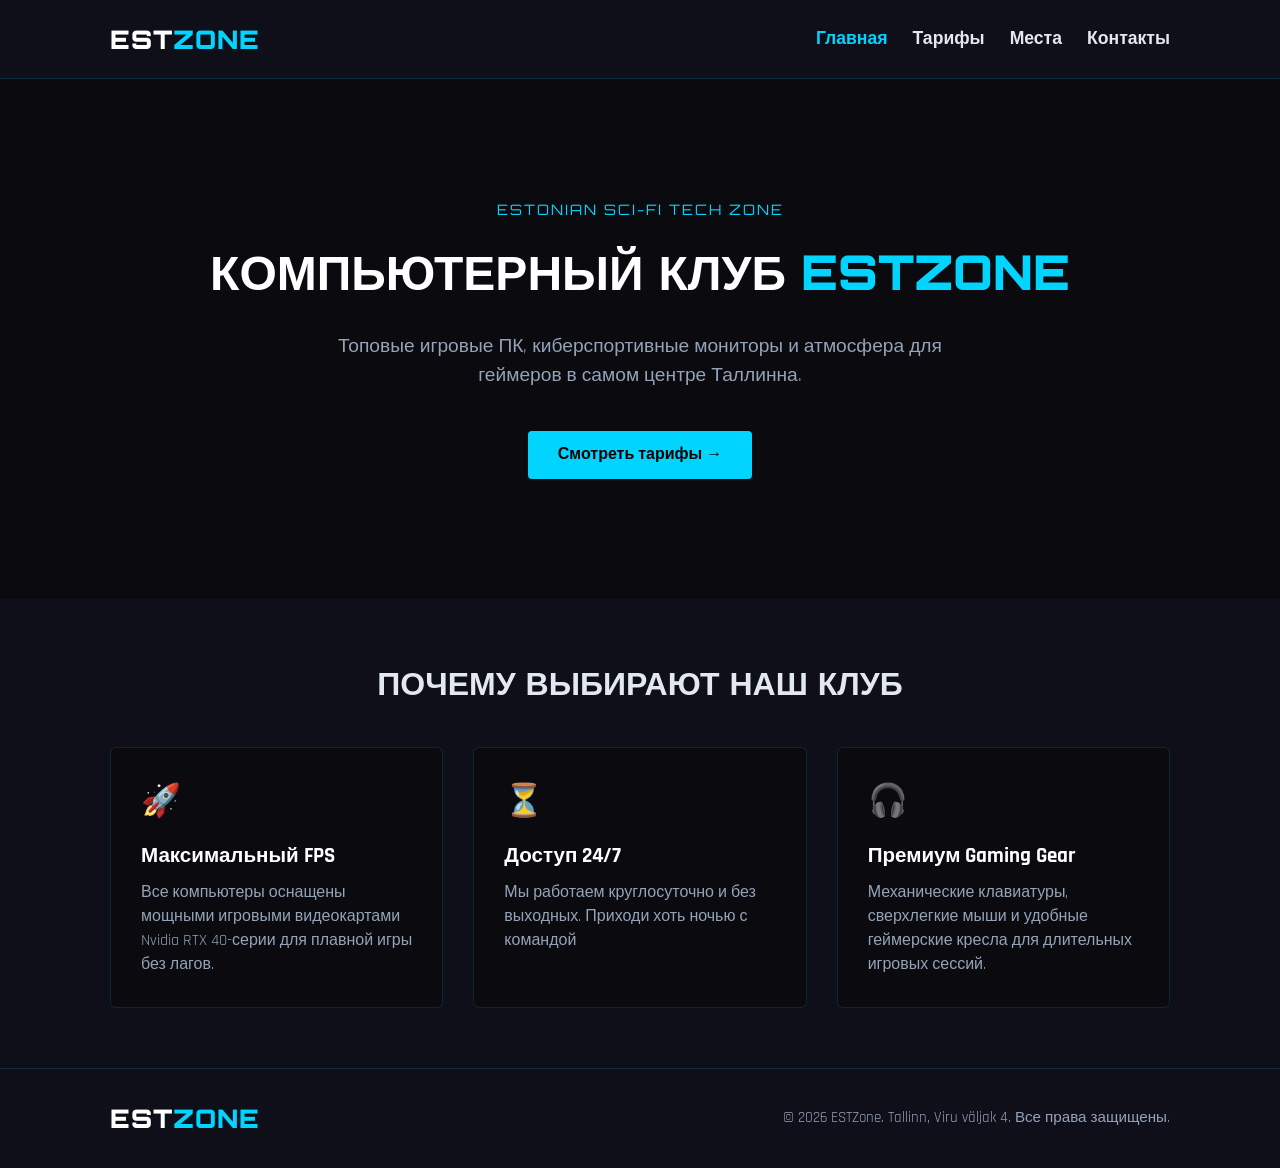
<file: index.html>
<!DOCTYPE html>
<html lang="ru">
<head>
  <meta charset="UTF-8" />
  <meta name="viewport" content="width=device-width, initial-scale=1.0" />
  <title>ESTZone</title>
  <link rel="preconnect" href="https://fonts.googleapis.com" />
  <link href="https://fonts.googleapis.com/css2?family=Orbitron:wght@400;700;900&family=Rajdhani:wght@400;600&display=swap" rel="stylesheet" />
  <link rel="stylesheet" href="style.css" />
</head>
<body>

  <header class="header">
    <div class="container header__inner">
      <a href="index.html" class="logo">EST<span>ZONE</span></a>
      <button class="burger" id="burger" aria-label="Меню">
        <span class="burger__line"></span>
        <span class="burger__line"></span>
        <span class="burger__line"></span>
      </button>
      <nav class="nav" id="nav">
        <a href="index.html" class="nav__link active">Главная</a>
        <a href="tariffs.html" class="nav__link">Тарифы</a>
        <a href="seats.html" class="nav__link">Места</a>
        <a href="contacts.html" class="nav__link">Контакты</a>
      </nav>
    </div>
  </header>

  <main>
    <section class="hero">
      <div class="container hero__inner">
        <p class="hero__subtitle"> ESTONIAN SCI-FI TECH ZONE</p>
        <h1 class="hero__title">КОМПЬЮТЕРНЫЙ КЛУБ <span class="text-accent">ESTZONE</span></h1>
        <p class="hero__description">Топовые игровые ПК, киберспортивные мониторы и атмосфера для геймеров в самом центре Таллинна.</p>
        <div class="hero__actions">
          <a href="tariffs.html" class="btn btn--primary">Смотреть тарифы →</a>
        </div>
      </div>
    </section>

    <section class="features">
      <div class="container">
        <h2 class="section-title">ПОЧЕМУ ВЫБИРАЮТ НАШ КЛУБ</h2>
        <div class="features__grid">
          <div class="feature-card">
            <div class="feature-card__icon">🚀</div>
            <h3 class="feature-card__title">Максимальный FPS</h3>
            <p class="feature-card__text">Все компьютеры оснащены мощными игровыми видеокартами Nvidia RTX 40-серии для плавной игры без лагов.</p>
          </div>
          <div class="feature-card">
            <div class="feature-card__icon">⏳</div>
            <h3 class="feature-card__title">Доступ 24/7</h3>
            <p class="feature-card__text">Мы работаем круглосуточно и без выходных. Приходи хоть ночью с командой</p>
          </div>
          <div class="feature-card">
            <div class="feature-card__icon">🎧</div>
            <h3 class="feature-card__title">Премиум Gaming Gear</h3>
            <p class="feature-card__text">Механические клавиатуры, сверхлегкие мыши и удобные геймерские кресла для длительных игровых сессий.</p>
          </div>
        </div>
      </div>
    </section>
  </main>

  <footer class="footer">
    <div class="container footer__inner">
      <span class="logo">EST<span>ZONE</span></span>
      <p class="footer__copy">© 2026 ESTZone. Tallinn, Viru väljak 4. Все права защищены.</p>
    </div>
  </footer>

  <script>
    var burger = document.getElementById("burger");
    var nav = document.getElementById("nav");
    burger.addEventListener("click", function() {
      burger.classList.toggle("open");
      nav.classList.toggle("open");
    });
    nav.querySelectorAll(".nav__link").forEach(function(link) {
      link.addEventListener("click", function() {
        burger.classList.remove("open");
        nav.classList.remove("open");
      });
    });
  </script>

</body>
</html>
</file>
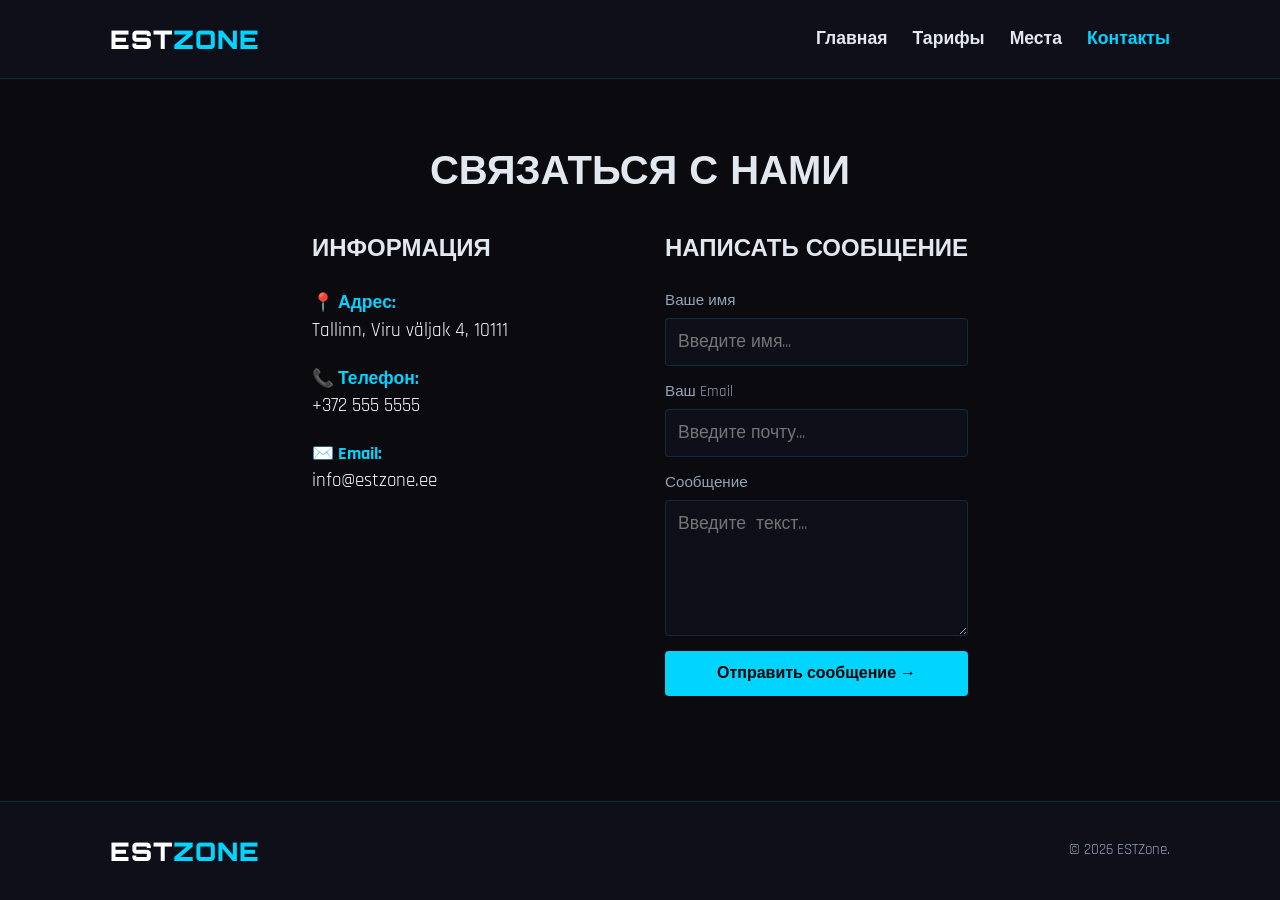
<file: contacts.html>
<!DOCTYPE html>
<html lang="ru">
<head>
  <meta charset="UTF-8" />
  <meta name="viewport" content="width=device-width, initial-scale=1.0" />
  <title>Контакты</title>
  <link rel="preconnect" href="https://fonts.googleapis.com" />
  <link href="https://fonts.googleapis.com/css2?family=Orbitron:wght@400;700;900&family=Rajdhani:wght@400;600&display=swap" rel="stylesheet" />
  <link rel="stylesheet" href="style.css" />
</head>
<body>

  <header class="header">
    <div class="container header__inner">
      <a href="index.html" class="logo">EST<span>ZONE</span></a>
      <button class="burger" id="burger" aria-label="Меню">
        <span class="burger__line"></span>
        <span class="burger__line"></span>
        <span class="burger__line"></span>
      </button>
      <nav class="nav" id="nav">
        <a href="index.html" class="nav__link">Главная</a>
        <a href="tariffs.html" class="nav__link">Тарифы</a>
        <a href="seats.html" class="nav__link">Места</a>
        <a href="contacts.html" class="nav__link active">Контакты</a>
      </nav>
    </div>
  </header>

  <main class="container page-padding">
    <h1 class="page-title">СВЯЗАТЬСЯ С НАМИ</h1>

    <div class="contacts-layout">
      
      <div class="contacts-info">
        <h2>ИНФОРМАЦИЯ</h2>
        <div class="info-block">
          <p class="info-label">📍 Адрес:</p>
          <p class="info-value">Tallinn, Viru väljak 4, 10111</p>
        </div>
        <div class="info-block">
          <p class="info-label">📞 Телефон:</p>
          <p class="info-value">+372 555 5555</p>
        </div>
        <div class="info-block">
          <p class="info-label">✉️ Email:</p>
          <p class="info-value">info@estzone.ee</p>
        </div>
      </div>


      <div class="contacts-form">
        <h2>НАПИСАТЬ СООБЩЕНИЕ</h2>

        <form class="pure-form" id="contact-form">
          <div class="form-group">
            <label for="form-name">Ваше имя</label>
            <input type="text" id="form-name" placeholder="Введите имя..." />
          </div>
          <div class="form-group">
            <label for="form-email">Ваш Email</label>
            <input type="email" id="form-email" placeholder="Введите почту..." />
          </div>
          <div class="form-group">
            <label for="form-msg">Сообщение</label>
            <textarea id="form-msg" placeholder="Введите  текст..." rows="5"></textarea>
          </div>
          <button type="submit" class="btn btn--primary">Отправить сообщение →</button>
        </form>

        <div class="form-success-msg" id="success-msg">
          ✅ Сообщение отправлено! Мы свяжемся с вами в ближайшее время.
        </div>
      </div>
    </div>
  </main>

  <footer class="footer">
    <div class="container footer__inner">
      <span class="logo">EST<span>ZONE</span></span>
      <p class="footer__copy">© 2026 ESTZone.</p>
    </div>
  </footer>

  <script>
    var burger = document.getElementById("burger");
    var nav = document.getElementById("nav");

    burger.addEventListener("click", function() {
      burger.classList.toggle("open");
      nav.classList.toggle("open");
    });

    nav.querySelectorAll(".nav__link").forEach(function(link) {
      link.addEventListener("click", function() {
        burger.classList.remove("open");
        nav.classList.remove("open");
      });
    });

    var form = document.getElementById("contact-form");
    var successMsg = document.getElementById("success-msg");

    form.addEventListener("submit", function(e) {
      e.preventDefault(); 
      var isValid = true;

      var oldErrors = document.querySelectorAll(".field-error");
      oldErrors.forEach(function(el) { el.remove(); });

      var inputs = form.querySelectorAll("input, textarea");
      inputs.forEach(function(el) {
        el.classList.remove("error");
        el.classList.remove("success");
      });

            var nameInput = document.getElementById("form-name");
      if (nameInput.value.trim().length < 2) {
        showError(nameInput, "Введите имя (минимум 2 символа)");
        isValid = false;
      } else {
        nameInput.classList.add("success");
      }

      var emailInput = document.getElementById("form-email");
      var emailVal = emailInput.value.trim();
      var atPos = emailVal.indexOf("@");
      var dotPos = emailVal.lastIndexOf(".");
      if (atPos < 1 || dotPos < atPos + 2 || dotPos === emailVal.length - 1) {
        showError(emailInput, "Введите корректный email адрес");
        isValid = false;
      } else {
        emailInput.classList.add("success");
      }

      var msgInput = document.getElementById("form-msg");
      if (msgInput.value.trim().length < 10) {
        showError(msgInput, "Сообщение слишком короткое (минимум 10 символов)");
        isValid = false;
      } else {
        msgInput.classList.add("success");
      }

        if (isValid) {
        form.style.display = "none";
        successMsg.style.display = "block";
      }
    });

      function showError(input, message) {
      input.classList.add("error");
      var errorEl = document.createElement("p");
      errorEl.className = "field-error";
      errorEl.textContent = message;
      input.parentNode.appendChild(errorEl);
    }
  </script>

</body>
</html>
</file>
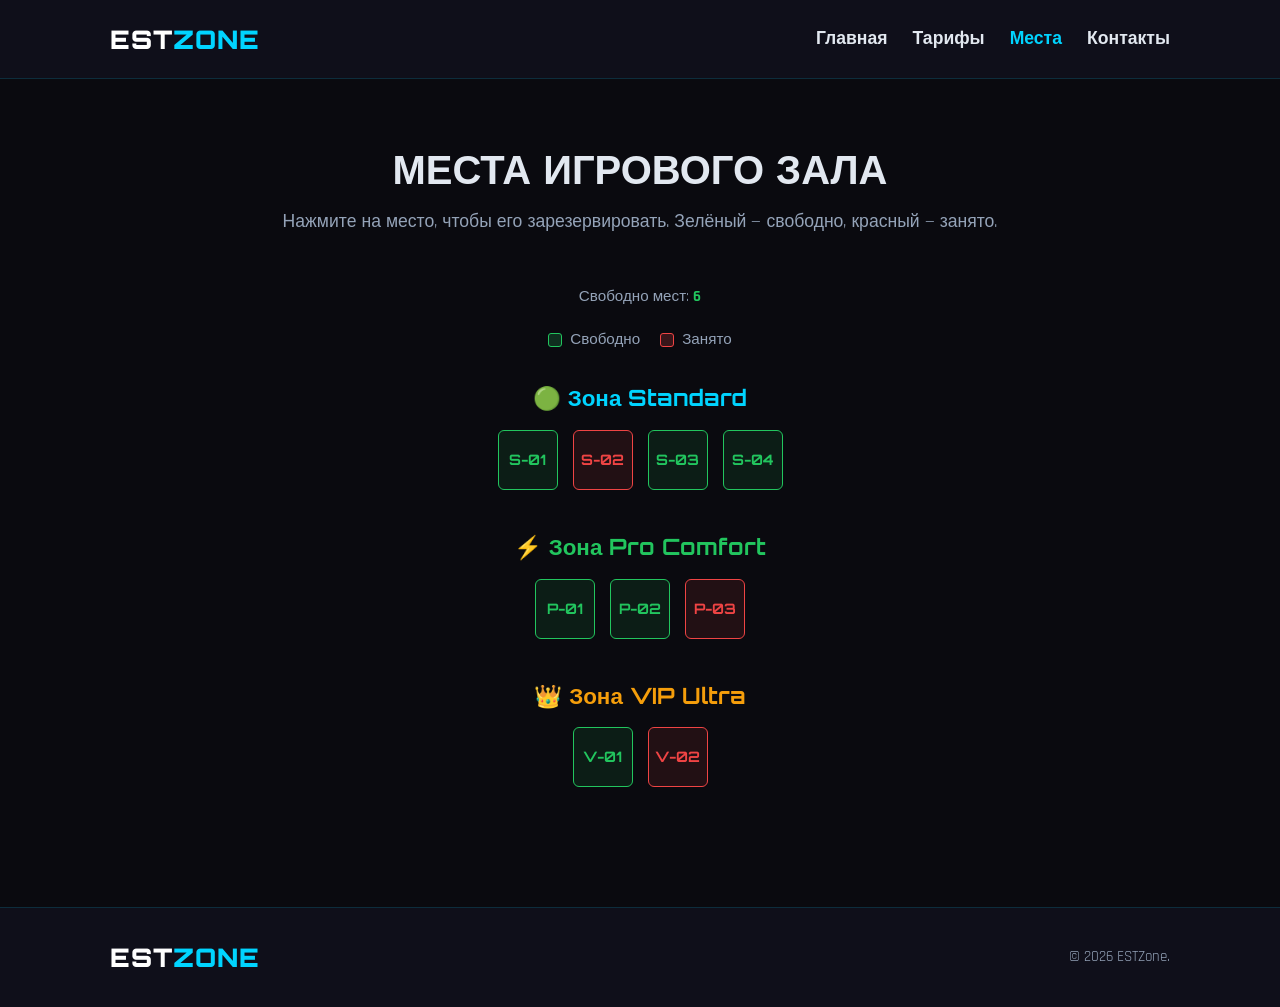
<file: seats.html>
<!DOCTYPE html>
<html lang="ru">
<head>
  <meta charset="UTF-8" />
  <meta name="viewport" content="width=device-width, initial-scale=1.0" />
  <title>Игровые Места</title>
  <link rel="preconnect" href="https://fonts.googleapis.com" />
  <link href="https://fonts.googleapis.com/css2?family=Orbitron:wght@400;700;900&family=Rajdhani:wght@400;600&display=swap" rel="stylesheet" />
  <link rel="stylesheet" href="style.css" />
</head>
<body>

  <header class="header">
    <div class="container header__inner">
      <a href="index.html" class="logo">EST<span>ZONE</span></a>
      <button class="burger" id="burger" aria-label="Меню">
        <span class="burger__line"></span>
        <span class="burger__line"></span>
        <span class="burger__line"></span>
      </button>
      <nav class="nav" id="nav">
        <a href="index.html" class="nav__link">Главная</a>
        <a href="tariffs.html" class="nav__link">Тарифы</a>
        <a href="seats.html" class="nav__link active">Места</a>
        <a href="contacts.html" class="nav__link">Контакты</a>
      </nav>
    </div>
  </header>

  <main class="container page-padding">
    <h1 class="page-title">МЕСТА ИГРОВОГО ЗАЛА</h1>
    <p class="page-subtitle">Нажмите на место, чтобы его зарезервировать. Зелёный — свободно, красный — занято.</p>

    <div class="seats-counter">Свободно мест: <span id="free-count">0</span></div>
    <div class="seats-legend">
      <div class="legend-item"><div class="legend-dot legend-dot--free"></div> Свободно</div>
      <div class="legend-item"><div class="legend-dot legend-dot--busy"></div> Занято</div>
    </div>

    <div class="zone-section">
      <h2 class="zone-title text-accent">🟢 Зона Standard</h2>
      <div class="seats-grid">
        <div class="seat seat--free">S-01</div>
        <div class="seat seat--busy">S-02</div>
        <div class="seat seat--free">S-03</div>
        <div class="seat seat--free">S-04</div>
      </div>
    </div>

    <div class="zone-section">
      <h2 class="zone-title text-comfort">⚡ Зона Pro Comfort</h2>
      <div class="seats-grid">
        <div class="seat seat--free">P-01</div>
        <div class="seat seat--free">P-02</div>
        <div class="seat seat--busy">P-03</div>
      </div>
    </div>

    <div class="zone-section">
      <h2 class="zone-title text-vip">👑 Зона VIP Ultra</h2>
      <div class="seats-grid">
        <div class="seat seat--free">V-01</div>
        <div class="seat seat--busy">V-02</div>
      </div>
    </div>
  </main>

  <footer class="footer">
    <div class="container footer__inner">
      <span class="logo">EST<span>ZONE</span></span>
      <p class="footer__copy">© 2026 ESTZone.</p>
    </div>
  </footer>

  <script>
    
    var burger = document.getElementById("burger");
    var nav = document.getElementById("nav");

    burger.addEventListener("click", function() {
      burger.classList.toggle("open");
      nav.classList.toggle("open");
    });

    nav.querySelectorAll(".nav__link").forEach(function(link) {
      link.addEventListener("click", function() {
        burger.classList.remove("open");
        nav.classList.remove("open");
      });
    });


    function updateCounter() {
      var freeSeats = document.querySelectorAll(".seat--free");
      document.getElementById("free-count").textContent = freeSeats.length;
    }

    var allSeats = document.querySelectorAll(".seat");

    allSeats.forEach(function(seat) {
      seat.addEventListener("click", function() {
        var seatName = seat.textContent.trim();

        if (seat.classList.contains("seat--free")) {
          var answer = window.confirm("Место " + seatName + " свободно.\nЗарезервировать это место?");
          if (answer === true) {
            seat.classList.remove("seat--free");
            seat.classList.add("seat--busy");
            updateCounter();
          }
        } else {
          window.alert("Место " + seatName + " сейчас занято.");
        }
      });
    });


    updateCounter();
  </script>

</body>
</html>
</file>
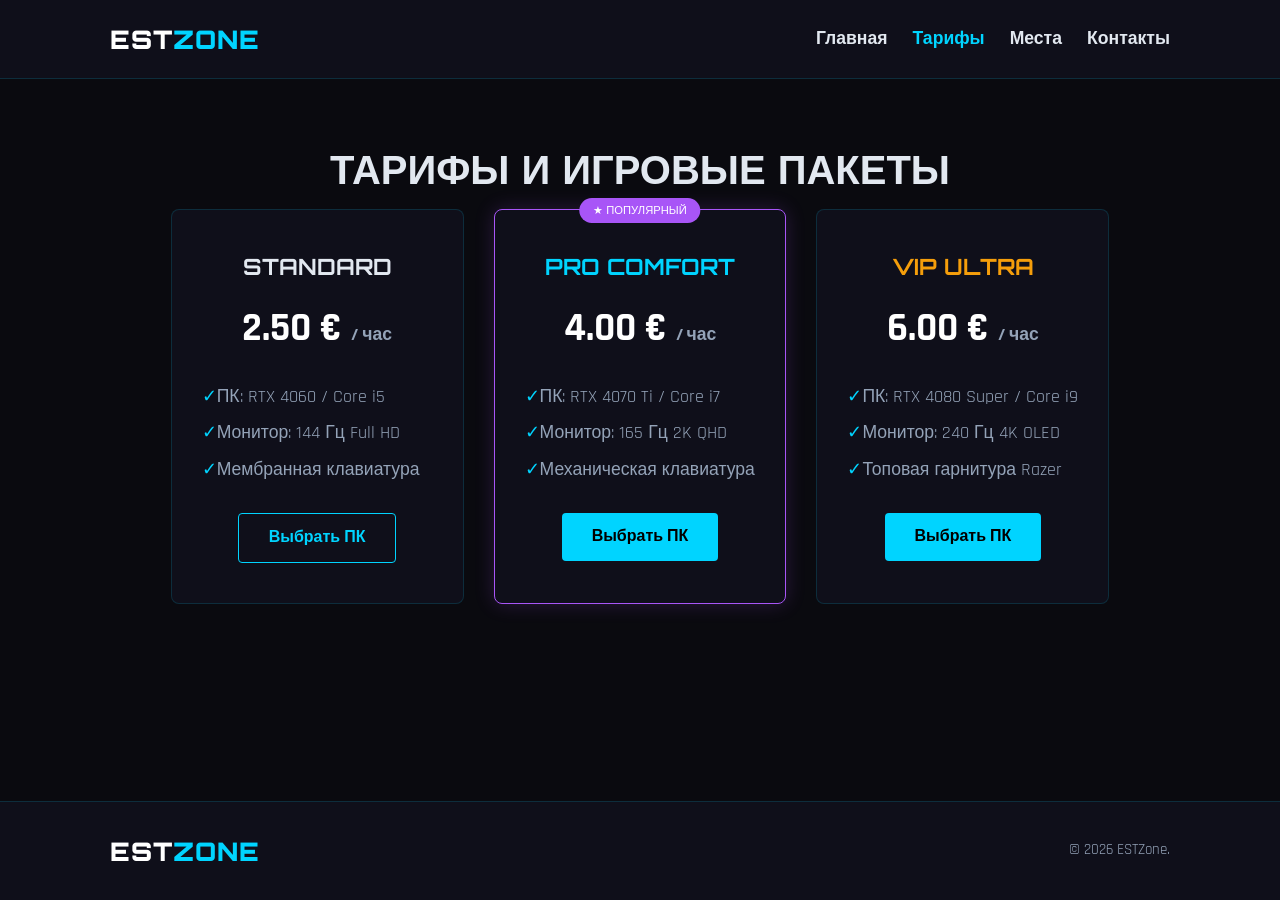
<file: tariffs.html>
<!DOCTYPE html>
<html lang="ru">
<head>
  <meta charset="UTF-8" />
  <meta name="viewport" content="width=device-width, initial-scale=1.0" />
  <title>Тарифы</title>
  <link rel="preconnect" href="https://fonts.googleapis.com" />
  <link href="https://fonts.googleapis.com/css2?family=Orbitron:wght@400;700;900&family=Rajdhani:wght@400;600&display=swap" rel="stylesheet" />
  <link rel="stylesheet" href="style.css" />
</head>
<body>

  <header class="header">
    <div class="container header__inner">
      <a href="index.html" class="logo">EST<span>ZONE</span></a>
      <button class="burger" id="burger" aria-label="Меню">
        <span class="burger__line"></span>
        <span class="burger__line"></span>
        <span class="burger__line"></span>
      </button>
      <nav class="nav" id="nav">
        <a href="index.html" class="nav__link">Главная</a>
        <a href="tariffs.html" class="nav__link active">Тарифы</a>
        <a href="seats.html" class="nav__link">Места</a>
        <a href="contacts.html" class="nav__link">Контакты</a>
      </nav>
    </div>
  </header>

  <main class="container page-padding">
    <h1 class="page-title">ТАРИФЫ И ИГРОВЫЕ ПАКЕТЫ</h1>

    <div class="tariffs-grid">
      <div class="tariff-card">
        <div class="tariff-card__header">STANDARD</div>
        <div class="tariff-card__price">2.50 € <span>/ час</span></div>
        <ul class="tariff-card__features">
          <li>ПК: RTX 4060 / Core i5</li>
          <li>Монитор: 144 Гц Full HD</li>
          <li>Мембранная клавиатура</li>
        </ul>
        <a href="seats.html" class="btn btn--outline">Выбрать ПК</a>
      </div>

      <div class="tariff-card tariff-card--popular">
        <div class="tariff-card__header text-accent">PRO COMFORT</div>
        <div class="tariff-card__price">4.00 € <span>/ час</span></div>
        <ul class="tariff-card__features">
          <li>ПК: RTX 4070 Ti / Core i7</li>
          <li>Монитор: 165 Гц 2K QHD</li>
          <li>Механическая клавиатура</li>
        </ul>
        <a href="seats.html" class="btn btn--primary">Выбрать ПК</a>
      </div>

      <div class="tariff-card">
        <div class="tariff-card__header text-vip">VIP ULTRA</div>
        <div class="tariff-card__price">6.00 € <span>/ час</span></div>
        <ul class="tariff-card__features">
          <li>ПК: RTX 4080 Super / Core i9</li>
          <li>Монитор: 240 Гц 4K OLED</li>
          <li>Топовая гарнитура Razer</li>
        </ul>
        <a href="seats.html" class="btn btn--primary">Выбрать ПК</a>
      </div>
    </div>
  </main>

  <footer class="footer">
    <div class="container footer__inner">
      <span class="logo">EST<span>ZONE</span></span>
      <p class="footer__copy">© 2026 ESTZone.</p>
    </div>
  </footer>

  <script>
    var burger = document.getElementById("burger");
    var nav = document.getElementById("nav");
    burger.addEventListener("click", function() {
      burger.classList.toggle("open");
      nav.classList.toggle("open");
    });
    nav.querySelectorAll(".nav__link").forEach(function(link) {
      link.addEventListener("click", function() {
        burger.classList.remove("open");
        nav.classList.remove("open");
      });
    });
  </script>

</body>
</html>
</file>
<file: style.css>
:root {
  --bg: #0a0a0f;
  --bg-card: #0f0f1a;
  --text: #e2e8f0;
  --text-dim: #94a3b8;
  --accent: #00d4ff;
  --comfort: #22c55e;
  --vip: #f59e0b;
  --border: rgba(0, 212, 255, 0.15);
  --font-head: 'Orbitron', sans-serif;
  --font-body: 'Rajdhani', sans-serif;
}


*, *::before, *::after {
  box-sizing: border-box;
  margin: 0;
  padding: 0;
}

html {
  height: 100%;
  background-color: #0a0a0f;
}

body {
  min-height: 100%;
  background-color: var(--bg);
  color: var(--text);
  font-family: var(--font-body);
  font-size: 1.1rem;
  line-height: 1.5;
  display: flex;
  flex-direction: column;
}

main {
  flex: 1;
  background-color: var(--bg);
}

.container {
  max-width: 1100px;
  margin: 0 auto;
  padding: 0 20px;
}


.text-accent { color: var(--accent); }
.text-comfort { color: var(--comfort); }
.text-vip { color: var(--vip); }


.header {
  background-color: var(--bg-card);
  border-bottom: 1px solid var(--border);
  padding: 20px 0;
}

.header__inner {
  display: flex;
  justify-content: space-between;
  align-items: center;
}

.logo {
  font-family: var(--font-head);
  font-weight: 900;
  color: #ffffff;
  text-decoration: none;
  font-size: 1.6rem;
  letter-spacing: 1px;
}

.logo span {
  color: var(--accent);
}

.nav {
  display: flex;
  gap: 25px;
}

.nav__link {
  color: var(--text);
  text-decoration: none;
  font-weight: 600;
  transition: color 0.3s;
}

.nav__link:hover, .nav__link.active {
  color: var(--accent);
}


.hero {
  padding: 120px 0;
  text-align: center;
}

.hero__subtitle {
  font-family: var(--font-head);
  color: var(--accent);
  letter-spacing: 2px;
  font-size: 0.9rem;
  margin-bottom: 15px;
}

.hero__title {
  font-family: var(--font-head);
  font-size: 3rem;
  font-weight: 900;
  margin-bottom: 25px;
  color: #ffffff;
}

.hero__description {
  max-width: 650px;
  margin: 0 auto 40px;
  color: var(--text-dim);
  font-size: 1.2rem;
}


.btn {
  display: inline-block;
  padding: 12px 30px;
  font-family: var(--font-body);
  font-weight: bold;
  font-size: 1rem;
  text-decoration: none;
  border-radius: 4px;
  cursor: pointer;
  transition: all 0.3s;
}

.btn--primary {
  background-color: var(--accent);
  color: #000000;
  border: none;
}

.btn--primary:hover {
  box-shadow: 0 0 15px rgba(0, 212, 255, 0.4);
}

.btn--outline {
  background-color: transparent;
  border: 1px solid var(--accent);
  color: var(--accent);
}

.btn--outline:hover {
  background-color: var(--accent);
  color: #000000;
}


.features {
  padding: 60px 0;
  background-color: var(--bg-card);
}

.section-title {
  text-align: center;
  font-family: var(--font-head);
  margin-bottom: 40px;
  font-size: 2rem;
}

.features__grid {
  display: grid;
  grid-template-columns: repeat(auto-fit, minmax(280px, 1fr));
  gap: 30px;
}

.feature-card {
  background-color: var(--bg);
  border: 1px solid var(--border);
  padding: 30px;
  border-radius: 6px;
}

.feature-card__icon {
  font-size: 2rem;
  margin-bottom: 15px;
}

.feature-card__title {
  margin-bottom: 10px;
  color: #ffffff;
}

.feature-card__text {
  color: var(--text-dim);
  font-size: 1rem;
}


.page-padding {
  padding: 60px 20px 80px;
}

.page-title {
  font-family: var(--font-head);
  font-size: 2.5rem;
  text-align: center;
  margin-bottom: 10px;
}

.page-subtitle {
  text-align: center;
  color: var(--text-dim);
  margin-bottom: 50px;
}


.tariffs-grid {
  display: grid;
  grid-template-columns: repeat(3, 1fr);
  gap: 30px;
}

.tariff-card {
  background-color: var(--bg-card);
  border: 1px solid var(--border);
  padding: 40px 30px;
  border-radius: 8px;
  text-align: center;
}

.tariff-card--popular {
  border-color: #a855f7;
  box-shadow: 0 0 20px rgba(168, 85, 247, 0.2);
  position: relative;
}

.tariff-card--popular::before {
  content: "★ ПОПУЛЯРНЫЙ";
  position: absolute;
  top: -12px;
  left: 50%;
  transform: translateX(-50%);
  background-color: #a855f7;
  color: #ffffff;
  font-family: var(--font-head);
  font-size: 0.7rem;
  padding: 4px 14px;
  border-radius: 20px;
  white-space: nowrap;
}

.tariff-card__header {
  font-family: var(--font-head);
  font-size: 1.4rem;
  font-weight: 700;
  margin-bottom: 15px;
}

.tariff-card__price {
  font-size: 2.5rem;
  font-weight: bold;
  color: #ffffff;
  margin-bottom: 25px;
}

.tariff-card__price span {
  font-size: 1.1rem;
  color: var(--text-dim);
}

.tariff-card__features {
  list-style: none;
  text-align: left;
  margin-bottom: 30px;
  color: var(--text-dim);
}

.tariff-card__features li {
  margin-bottom: 10px;
  padding-left: 15px;
  position: relative;
}

.tariff-card__features li::before {
  content: "✓";
  position: absolute;
  left: 0;
  color: var(--accent);
}

.zone-section {
  margin-bottom: 40px;
  text-align: center;
}

.zone-title {
  font-family: var(--font-head);
  font-size: 1.4rem;
  margin-bottom: 15px;
}

.seats-grid {
  display: flex;
  gap: 15px;
  flex-wrap: wrap;
  justify-content: center;
}

.seat {
  width: 60px;
  height: 60px;
  border-radius: 6px;
  display: flex;
  align-items: center;
  justify-content: center;
  font-family: var(--font-head);
  font-weight: bold;
  font-size: 0.9rem;
}

.seat--free {
  background-color: rgba(34, 197, 94, 0.1);
  border: 1px solid var(--comfort);
  color: var(--comfort);
}

.seat--busy {
  background-color: rgba(239, 68, 68, 0.1);
  border: 1px solid #ef4444;
  color: #ef4444;
}


.contacts-layout {
  display: grid;
  grid-template-columns: 1fr 1fr;
  gap: 50px;
  margin-top: 30px;
}

.contacts-info h2, .contacts-form h2 {
  font-family: var(--font-head);
  font-size: 1.5rem;
  margin-bottom: 25px;
}

.info-block {
  margin-bottom: 20px;
}

.info-label {
  color: var(--accent);
  font-weight: bold;
}

.info-value {
  font-size: 1.2rem;
  color: #ffffff;
}

.pure-form {
  display: flex;
  flex-direction: column;
  gap: 15px;
}

.form-group {
  display: flex;
  flex-direction: column;
  gap: 5px;
}

.form-group label {
  font-size: 0.95rem;
  color: var(--text-dim);
}

.pure-form input, .pure-form textarea {
  background-color: var(--bg-card);
  border: 1px solid var(--border);
  padding: 12px;
  color: #ffffff;
  font-family: var(--font-body);
  font-size: 1.1rem;
  border-radius: 4px;
}

.pure-form input:focus, .pure-form textarea:focus {
  outline: none;
  border-color: var(--accent);
}

.footer {
  border-top: 1px solid var(--border);
  padding: 30px 0;
  background-color: var(--bg-card);
  margin-top: auto;
}

.footer__inner {
  display: flex;
  justify-content: space-between;
  align-items: center;
  color: var(--text-dim);
  font-size: 0.95rem;
}


.burger {
  display: none;
  flex-direction: column;
  gap: 5px;
  cursor: pointer;
  background: none;
  border: none;
  padding: 5px;
}

.burger__line {
  width: 25px;
  height: 2px;
  background-color: var(--text);
  border-radius: 2px;
  transition: all 0.3s ease;
}


.burger.open .burger__line:nth-child(1) {
  transform: translateY(7px) rotate(45deg);
}
.burger.open .burger__line:nth-child(2) {
  opacity: 0;
}
.burger.open .burger__line:nth-child(3) {
  transform: translateY(-7px) rotate(-45deg);
}


@media (max-width: 768px) {
  .burger {
    display: flex;
  }

  .nav {
    display: none;
    flex-direction: column;
    gap: 0;
    position: absolute;
    top: 100%;
    left: 0;
    right: 0;
    background-color: var(--bg-card);
    border-top: 1px solid var(--border);
    padding: 10px 0;
    z-index: 100;
  }

  .nav.open {
    display: flex;
  }

  .nav__link {
    padding: 12px 20px;
    border-bottom: 1px solid var(--border);
  }

  .header__inner {
    position: relative;
  }

  .hero {
    padding: 60px 0;
  }

  .hero__title {
    font-size: 2rem;
  }


  .tariffs-grid {
    grid-template-columns: 1fr;
  }

  .tariff-card--popular {
    transform: scale(1);
  }


  .contacts-layout {
    grid-template-columns: 1fr;
    gap: 30px;
  }


  .page-title {
    font-size: 1.8rem;
  }


  .footer__inner {
    flex-direction: column;
    gap: 10px;
    text-align: center;
  }
}


.form-group input.error,
.form-group textarea.error {
  border-color: #ef4444;
}

.form-group input.success,
.form-group textarea.success {
  border-color: var(--comfort);
}

.field-error {
  color: #ef4444;
  font-size: 0.85rem;
  margin-top: 3px;
}


.form-success-msg {
  display: none;
  background-color: rgba(34, 197, 94, 0.1);
  border: 1px solid var(--comfort);
  color: var(--comfort);
  padding: 15px 20px;
  border-radius: 6px;
  text-align: center;
  font-size: 1.1rem;
  margin-top: 15px;
}


.seat {
  cursor: pointer;
  transition: transform 0.15s ease, box-shadow 0.15s ease;
  user-select: none;
}

.seat:hover {
  transform: scale(1.08);
}

.seat--free:hover {
  box-shadow: 0 0 12px rgba(34, 197, 94, 0.4);
}

.seat--busy:hover {
  box-shadow: 0 0 12px rgba(239, 68, 68, 0.4);
}

.seats-legend {
  display: flex;
  gap: 20px;
  margin-bottom: 30px;
  flex-wrap: wrap;
  justify-content: center;
}

.legend-item {
  display: flex;
  align-items: center;
  gap: 8px;
  color: var(--text-dim);
  font-size: 0.95rem;
}

.legend-dot {
  width: 14px;
  height: 14px;
  border-radius: 3px;
}

.legend-dot--free {
  background-color: rgba(34, 197, 94, 0.2);
  border: 1px solid var(--comfort);
}

.legend-dot--busy {
  background-color: rgba(239, 68, 68, 0.2);
  border: 1px solid #ef4444;
}

.seats-counter {
  text-align: center;
  color: var(--text-dim);
  font-size: 0.95rem;
  margin-bottom: 20px;
}

.seats-counter span {
  color: var(--comfort);
  font-weight: bold;
}
</file>
